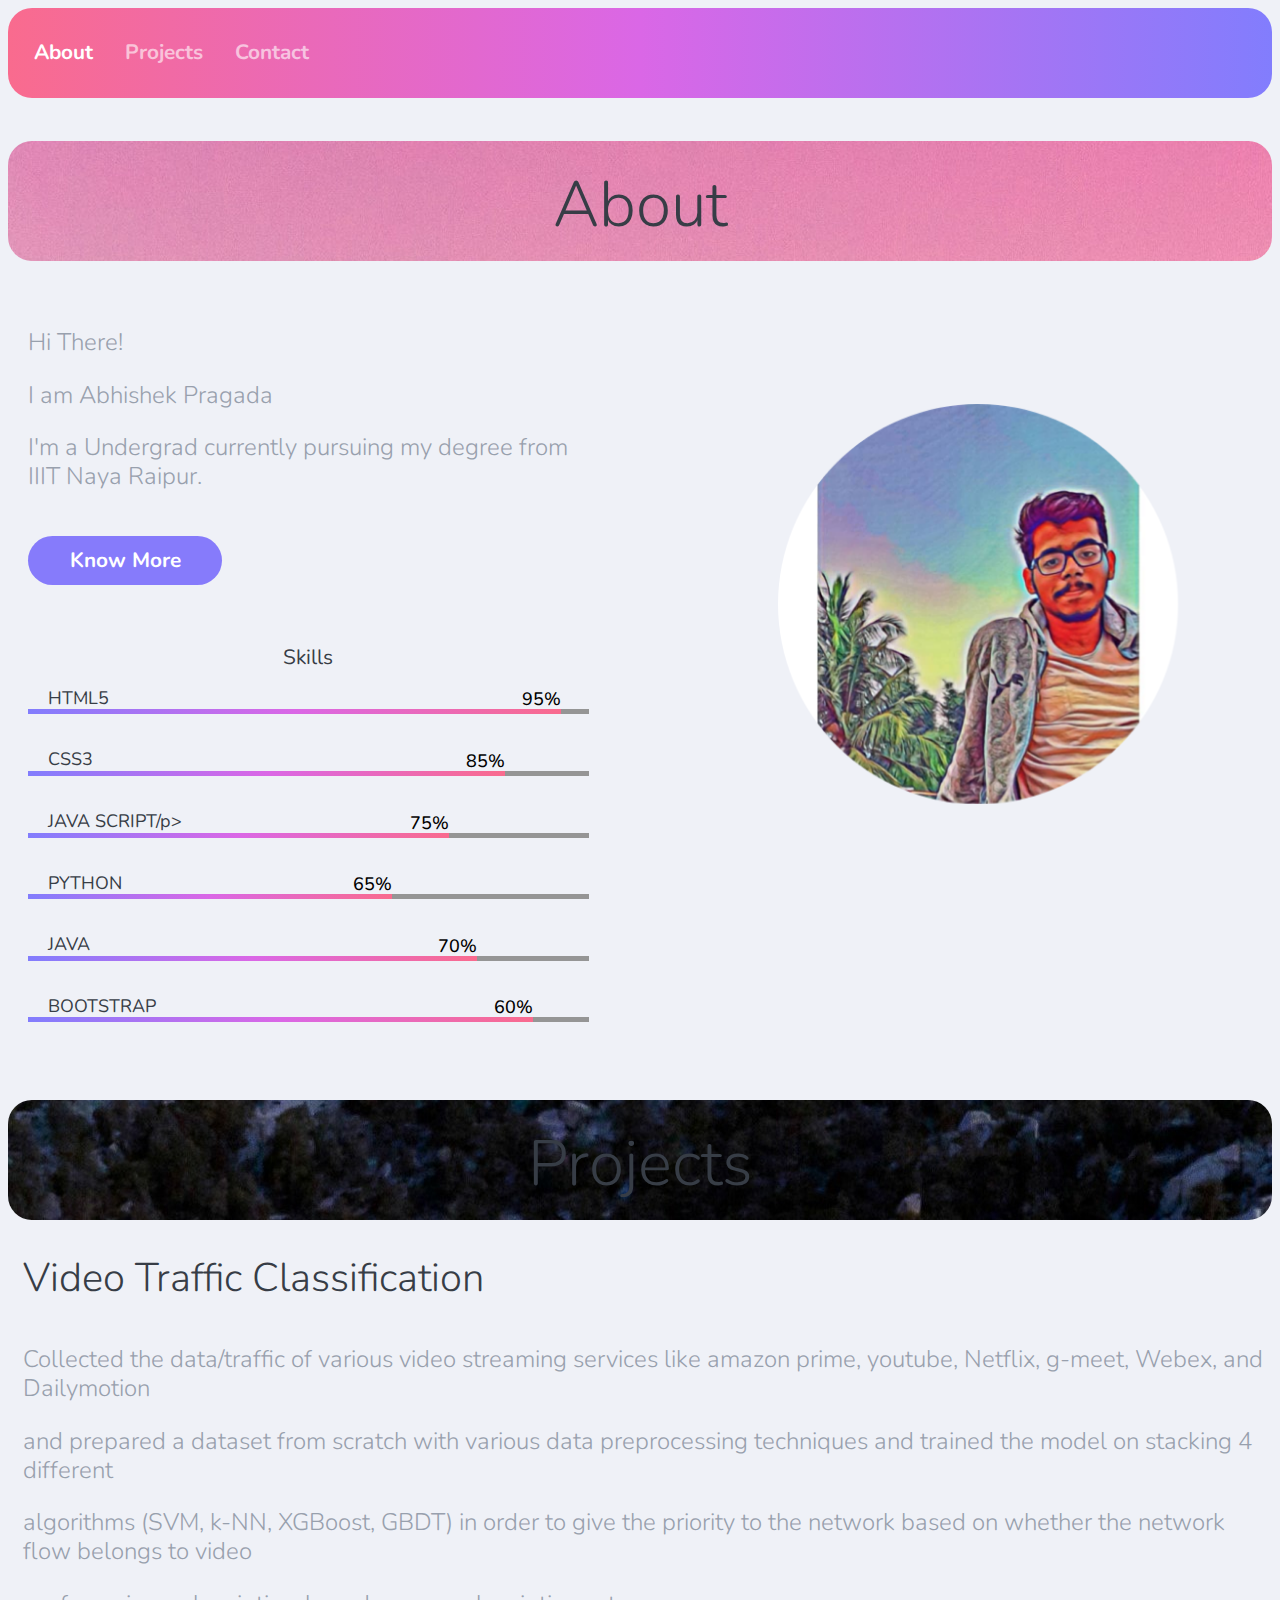
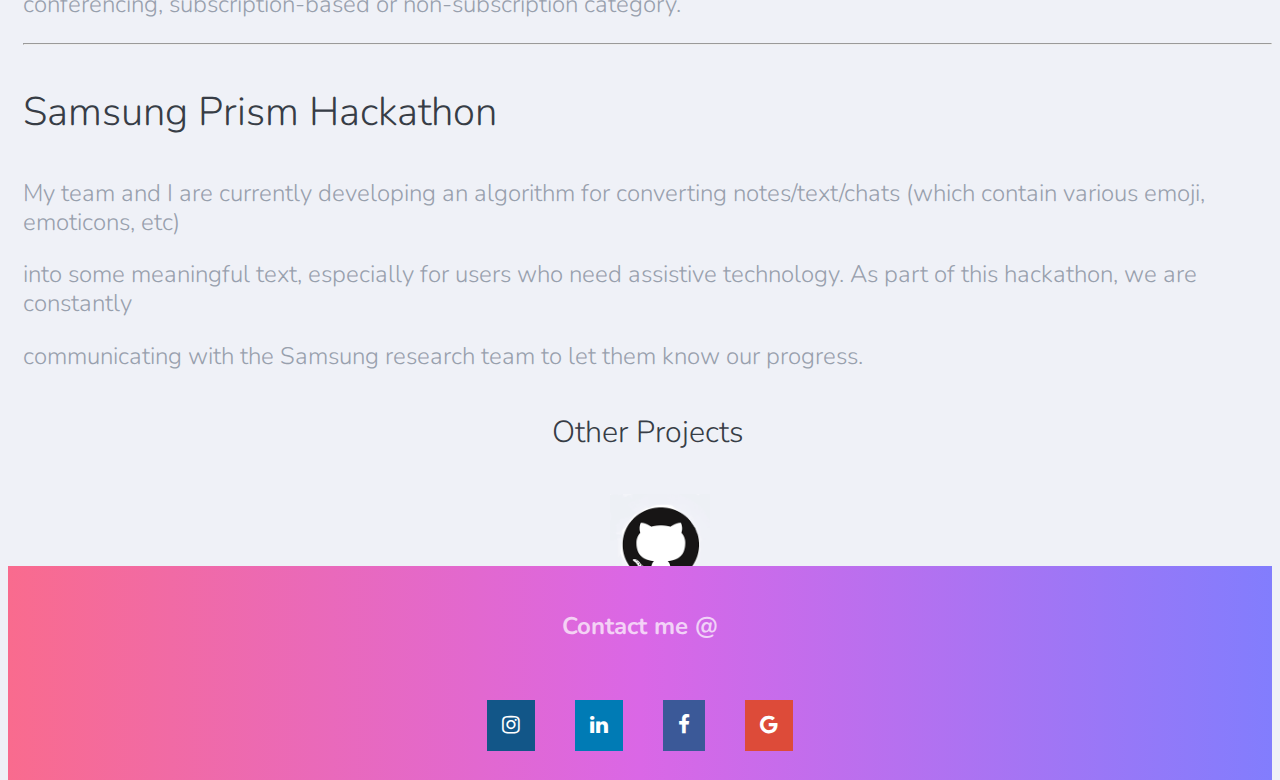
<file: index.html>
<!DOCTYPE html>
<head>
  <script>
    (function($){
         new WOW().init();
     })(jQuery);
   </script>
<link rel = "stylesheet" href = "main.css" type="text/css">
<link rel = "stylesheet" href="https://cdnjs.cloudflare.com/ajax/libs/font-awesome/4.7.0/css/font-awesome.min.css">
<link rel="apple-touch-icon" sizes="180x180" href="/Icon/apple-touch-icon.png">
<link rel="icon" type="image/png" sizes="32x32" href="/Icon/favicon-32x32.png">
<link rel="icon" type="image/png" sizes="16x16" href="/Icon/favicon-16x16.png">
<link rel="manifest" href="/Icon/site.webmanifest">
<title>Portfolio</title>
</head>
<body>
<div class = "top-nav">
    <ul>
        <li><a class="active" href="#about">About</a></li>
        <li><a href="#projects">Projects</a></li>
        <li><a href="#contact">Contact</a></li>
      </ul>
</div>
<div class = "content" id="about">
    <h1>About</h1>
    <div class="content-main">
    <div class="info">
      <p>Hi There! </p>
      <p>I am Abhishek Pragada</p>
      <p>I'm a Undergrad currently pursuing my degree from IIIT Naya Raipur.</p>
      <a class="action-btn" target="_blank" href="https://drive.google.com/file/d/19GnAO2fzfCH8Y49niSnZ-0Fd9QVhGEc1/view?usp=sharing">Know More</a>
      <div class="wrapper">
        <h2 class="skill-head">Skills</h2>
        <div class="skill">
          <p>HTML5</p>
          <div class="skill-bar skill1 wow slideInLeft animated">
              <span class="skill-count1">95%</span>
          </div>
      </div>
      <div class="skill">
          <p>CSS3</p>
          <div class="skill-bar skill2 wow slideInLeft animated">
               <span class="skill-count2">85%</span>
          </div>
      </div>
      <div class="skill">
          <p>JAVA SCRIPT/p>
          <div class="skill-bar skill3 wow slideInLeft animated">
              <span class="skill-count3">75%</span>
          </div>
      </div>
      <div class="skill">
          <p>PYTHON</p>
          <div class="skill-bar skill4 wow slideInLeft animated">
              <span class="skill-count4">65%</span>
          </div>
      </div>
      <div class="skill">
          <p>JAVA</p>
          <div class="skill-bar skill5 wow slideInLeft animated">
              <span class="skill-count5">70%</span>
          </div>
      </div>
      <div class="skill">
          <p>BOOTSTRAP</p>
          <div class="skill-bar skill6 wow slideInLeft animated">
              <span class="skill-count6">60%</span>
          </div>
      </div>
      </div>
    </div>
    <div class="avatar"><img src="avatar.png" alt="my image" class="image"></div>
    <div class="middle">
      <p>Hey! It's me</p>
    </div>
  </div>
</div>


<div class="test" id="projects">
  <h1>Projects</h1>
  <div class="proj">
  <h3>Video Traffic Classification</h3>
  <p>Collected the data/traffic of various video streaming services like amazon prime, youtube, Netflix, g-meet, Webex, and Dailymotion </p>
  <p> and prepared a dataset from scratch with various data preprocessing techniques and trained the model on stacking 4 different</p>
  <p> algorithms (SVM, k-NN, XGBoost, GBDT) in order to give the priority to the network based on whether the network flow belongs to video</p>
  <p> conferencing, subscription-based or non-subscription category.</p>
    <hr>
  <h3>Samsung Prism Hackathon</h3>
  <p>My team and I are currently developing an algorithm for converting notes/text/chats (which contain various emoji, emoticons, etc)</p>
  <p>into some meaningful text, especially for users who need assistive technology. As part of this hackathon, we are constantly</p>
  <p> communicating with the Samsung research team to let them know our progress.</p>
  <h4>Other Projects</h4>
  <a href="https://github.com/AbhishekPragada" target="_blank"><img alt="Gituhb" src="github.png" width="100" height="100"></a>
  </div>
</div>
<br><br><br><br><br><br><br><br><br><br><br><br><br><br><br><br><br><br><br><br><br><br><br><br><br><br><br><br><br><br><br><br><br><br><br><br><br><br><br><br><br><br><br>
<footer>
  <div class="footer" id="contact">
        <h3>Contact me @</h3>
      <ul>
        <li><a href="https://www.instagram.com/abhishek_130101/" target="_blank" class = "fa fa-instagram"></a></li>
        <li><a href="https://www.linkedin.com/in/abhishek-pragada-338824194" target="_blank" class = "fa fa-linkedin"></a></li>
        <li><a href="https://www.facebook.com/profile.php?id=100016572781852" target="_blank" class = "fa fa-facebook"></a></li>
        <li><a href="mailto:abhi.venkata54@gmail.com" target="_blank" class="fa fa-google"></a></li>
      </ul>
  </div>
</footer>
</body>
</html>
</file>
<file: main.css>
@import url('https://fonts.googleapis.com/css?family=Nunito:300,400,700');
body{
  font-family: 'Nunito', sans-serif;
  background: #EFF1F7;
  position: relative;
}
.top-nav{
    background: linear-gradient(to right,
    rgba(249,107,142,1),
    rgba(218,103,230,1),
    rgba(130,125,253,1));
    width: auto;
    height: 70px;
    padding: 10px;
    border-radius: 24px;
    position: relative;
}
ul{
    transition: 0.3s;
    font-size: 1.3em;
    list-style-type: none;
    margin: 0;
    padding: 0;
    overflow: hidden;
}
li a {
    display: block;
    color: white;
    text-align: center;
    padding: 20px 16px;
    text-decoration: none;
    font-weight: 700;
    opacity: 0.6;
  }
li {
    float: left;
  }
li a:hover {
    opacity: 1;
  }
.top-nav a.active {
    opacity: 1;
  }
.content{
    height: auto;
    margin-top: 20px;
    width: auto;
    padding-left: 0px;
}
.content-main{
  display: flex;
}
.content h1 {
    font-size: 4em;
    font-weight: 300;
    color: #373d46;
    text-align: center;
    background-image: url("alabama-hills-5120x2880-5k-4k-wallpaper-california-us-mountains-sky-4887.jpg");
    background-attachment: fixed;
    border-radius: 24px;
    height: 100px;
    padding-top: 20px ;
  }
.content p {
    font-size: 1.5em;
    font-weight: 300;
    line-height: 1.2em;
    color: #98a0ad;
    padding-left: 20px;
  }
.avatar{
  padding-left: 15%;
  padding-top: 100px;
}
.avatar img{
  height: 400px;
}
.image {
  opacity: 1;
  transition: .5s ease;
  backface-visibility: hidden;
}
.middle {
  transition: .5s ease;
  opacity: 0;
  top: 50%;
  left: 50%;
  transform: translate(-50%, -50%);
  -ms-transform: translate(-50%, -50%);
  text-align: center;
}

.avatar:hover .image {
  opacity: 0.3;
}

.avatar:hover .middle {
  opacity: 1;
}

.middle p {
  background-color: #4CAF50;
  color: #2f71d3;
  font-size: 16px;
  text-align: center;
}
.info{
  width: 50%;
}
.test
{
  background-image: url("alabama-hills-5120x2880-5k-4k-wallpaper-california-us-mountains-sky-4887.jpg");
  background-attachment: fixed;
  border-radius: 24px;
  height: 120px;
}
.test h1{
    font-size: 4em;
    font-weight: 300;
    color: #373d46;
    text-align: center;
    padding-top: 20px; 
}
.footer{
  background: linear-gradient(to right,
  rgba(249,107,142,1),
  rgba(218,103,230,1),
  rgba(130,125,253,1));
    position: absolute;
    margin-bottom: 0%;
    width: 100%;
}
footer h3{
    text-align: center;
    padding: 20px;
    color: white;
    opacity: 0.7;
    font-size: 1.5em;
}
footer ul{
    width: auto;
    padding: 4px;
    display: flex;
    flex-direction: row;
    justify-content: center;
  }
footer ul li{
    list-style: none;
    align-self: flex-end;
    padding-bottom: 15px;
  }
.fa {
    padding: 15px;
    text-align: center;
    margin: 10px 20px;
    opacity: 1;
  }
  .fa-facebook {
    background: #3B5998;
    color: white;
  }
  .fa-linkedin {
    background: #007bb5;
    color: white;
  }
  .fa-instagram {
    background: #125688;
    color: white;
  }
  .fa-google {
    background: #dd4b39;
    color: white;
  }
  .fa:hover {
      opacity: 0.7;
  }

.wrapper{
  padding-top: 20px;
  padding-left: 20px;
}
  .skill {
    margin-bottom: 35px;
    position: relative;
  overflow-x:hidden;
  
}
.skill-head{
  font-size: 1.3em;
}
.skill > p {
    font-size: 18px;
    font-weight: 400;
    color: #373d46;
    margin: 0;
}
.skill:before{
    width: 100%;
    height: 5px;
    content: "";
    display: block;
    position: absolute;
    background: #959595;
    bottom: 0;
}
.skill-bar {
    width: 100%;
    height: 5px;
    background: linear-gradient(to left,
    rgba(249,107,142,1),
    rgba(218,103,230,1),
    rgba(130,125,253,1));
    display: block;
    position: relative;
}

/* SKILL 1 */
.skill1{
    width: 95%;
  
}
.skill-bar span{
    position: absolute;
    border-top: 5px solid #f4392f;
    top: -30px;
    padding: 0;
    font-size: 18px;
    padding: 3px 0;
    font-weight: 500;
}
.skill-bar {
    position: relative;
  
}

.skill1 .skill-count1 {
    right: 0;
}
/* SKILL 2 */
.skill2{
    width: 85%;
}

.skill2 .skill-count2 {
    right: 0;
}
/* SKILL 3 */
.skill3{
    width: 75%;
}
.skill3 .skill-count3 {
    right: 0;
}

/* SKILL 4 */
.skill4{
    width: 65%
}

.skill4 .skill-count4 {
    right: 0;
}

/* SKILL 5 */
.skill5{
    width: 80%;
}

.skill5 .skill-count5 {
    right: 0;
}

/* SKILL 6 */
.skill6{
    width: 90%
}

.skill6 .skill-count6 {
    right: 0;
}
.skill-head{
  text-align: center;
  font-weight: 400;
  color: #373d46;
}
.info a{
   margin-left: 20px;
   font-size: 1.3em;
}
.action-btn {
  display: inline-block;
  text-decoration: none;
  color: white;
  font-weight: 700;
  background: #867bfb;
  padding: 0.5em 2em;
  border-radius: 40px;
  margin: 1em 0;
  transition : 0.3s;
}
.action-btn:hover {
  box-shadow: 0 10px 50 px rgba(188,197,216,1);
}
.proj{
  padding-left: 15px;
}
.proj h3{
  font-size: 2.5em;
    font-weight: 300;
    color: #373d46;
}
.proj p{
  font-size: 1.5em;
    font-weight: 300;
    line-height: 1.2em;
    color: #98a0ad;
}
.proj h4{
  font-size: 1.9em;
    font-weight: 300;
    color: #373d46;
    text-align: center;
}
.proj img{
  text-align: center;
  margin-left: 47%;
}
</file>
